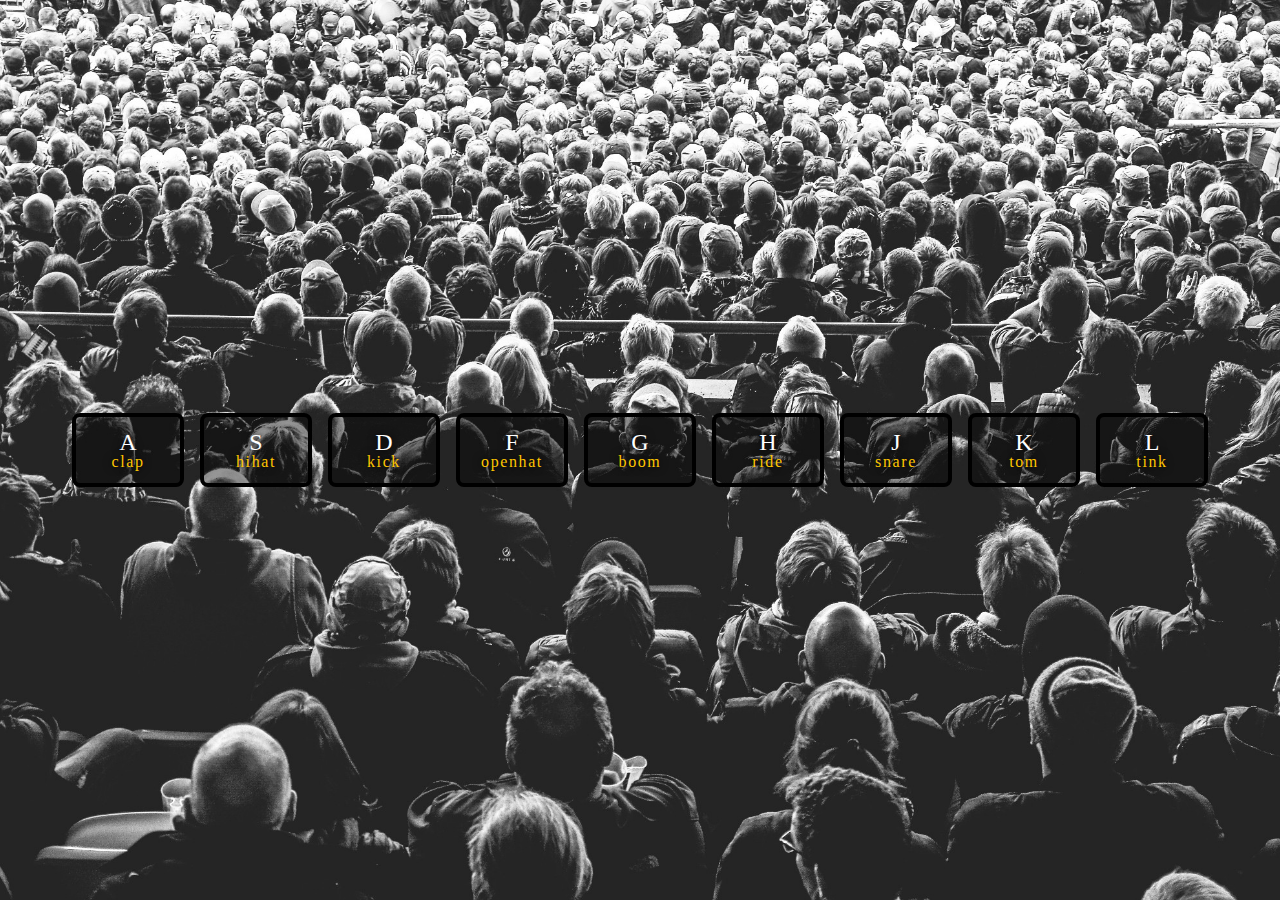
<file: day1/index.html>
<!DOCTYPE html>
<html lang="en">
<head>
    <meta charset="UTF-8">
    <meta http-equiv="X-UA-Compatible" content="IE=edge">
    <meta name="viewport" content="width=device-width, initial-scale=1.0">
    <title>用鍵盤敲出聲音吧！</title>
    <link rel="stylesheet" href="style.css">
    <link rel="stylesheet" href="../reset.css">
</head>
<body>

    <div class="keys">
        <div data-key="65" class="key">
          <kbd>A</kbd>
          <span class="sound">clap</span>
        </div>
        <div data-key="83" class="key">
          <kbd>S</kbd>
          <span class="sound">hihat</span>
        </div>
        <div data-key="68" class="key">
          <kbd>D</kbd>
          <span class="sound">kick</span>
        </div>
        <div data-key="70" class="key">
          <kbd>F</kbd>
          <span class="sound">openhat</span>
        </div>
        <div data-key="71" class="key">
          <kbd>G</kbd>
          <span class="sound">boom</span>
        </div>
        <div data-key="72" class="key">
          <kbd>H</kbd>
          <span class="sound">ride</span>
        </div>
        <div data-key="74" class="key">
          <kbd>J</kbd>
          <span class="sound">snare</span>
        </div>
        <div data-key="75" class="key">
          <kbd>K</kbd>
          <span class="sound">tom</span>
        </div>
        <div data-key="76" class="key">
          <kbd>L</kbd>
          <span class="sound">tink</span>
        </div>
    </div>
    
      <audio data-key="65" src="sounds/clap.wav"></audio>
      <audio data-key="83" src="sounds/hihat.wav"></audio>
      <audio data-key="68" src="sounds/kick.wav"></audio>
      <audio data-key="70" src="sounds/openhat.wav"></audio>
      <audio data-key="71" src="sounds/boom.wav"></audio>
      <audio data-key="72" src="sounds/ride.wav"></audio>
      <audio data-key="74" src="sounds/snare.wav"></audio>
      <audio data-key="75" src="sounds/tom.wav"></audio>
      <audio data-key="76" src="sounds/tink.wav"></audio>


    <script>

        //建立一個播放音效和改樣式的function
        function playSound(el){
            const myAudio = document.querySelector(`audio[data-key="${el.keyCode}"]`)
            const myKey = document.querySelector(`.key[data-key="${el.keyCode}"]`)
            if(!myAudio) return 
            myAudio.currentTime = 0 //強制倒帶到0秒 重新開始 重複按的時候才不會有間距
            myAudio.play()
            myKey.classList.add('playing')
        }

        //建立一個移除樣式的function
        function removePlaying(el){
            if(el.propertyName !== 'transform') return //這個div的變化總共有六項(包含border和陰影)，如果不寫這行等於會remove六次
            this.classList.remove('playing')
        }

        //監測鍵盤按下事件
        window.addEventListener('keydown',playSound)
        //監測移除class事件
        const keys = document.querySelectorAll('.key')
        keys.forEach(key => key.addEventListener('transitionend', removePlaying))
        

    </script>
    
</body>
</html>
</file>
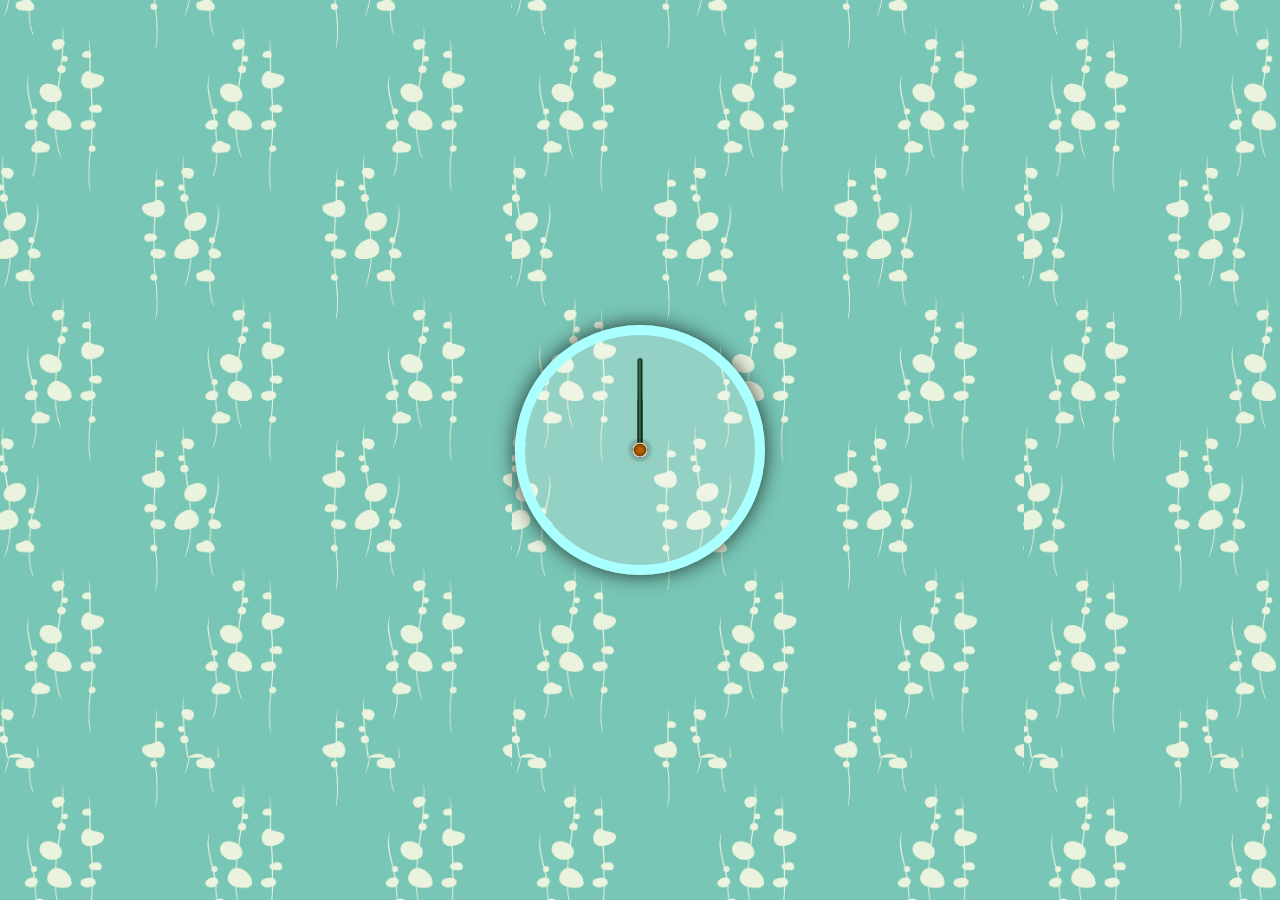
<file: day2/index.html>
<!DOCTYPE html>
<html lang="en">
<head>
    <meta charset="UTF-8">
    <meta http-equiv="X-UA-Compatible" content="IE=edge">
    <meta name="viewport" content="width=device-width, initial-scale=1.0">
    <title>時鐘</title>
    <link rel="stylesheet" href="../reset.css">

    <style>
        html {
            background: url(./imgs/062h.jpg);
            background-size: 40%;
        }
        body {
            width: 100%;
            height: 100vh;
            display: flex;
            justify-content: center;
            align-items: center;

        }

        .clock {
            width: 250px;
            height: 250px;
            border-radius: 50%;
            border: 10px solid #aff;
            background-color: rgba(255, 255, 255, 0.2);
            /* background: url(./imgs/087_08.png) center center no-repeat;
            background-size: 120%; */
            box-shadow: 0px 0px 20px rgba(0, 0, 0, 0.75);
            display: flex;
            justify-content: center;
            align-items: center;

        }

        .clock-face {
            width: 80%;
            height: 80%;
            border-radius: 50%;
            position: relative;
            transform: rotate(90deg);
        }

        .hand {
            width: 50%;
            height: 5px;
            background-color: rgb(12, 51, 17);
            border-radius: 20px;
            position: absolute;
            top: 50%;
            transform: translateY(-50%);
            transform-origin: 100%;
            
        }

        .hour-hand {
            background: linear-gradient(to left, rgb(12, 51, 17) 55%,transparent 45%);
        }

        .second-hand {
            height: 1.5px;
            background-color: rgb(71, 95, 95);
        }

        .circle {
            width: 15px;
            height: 15px;
            background-color: darkorange;
            border-radius: 50%;
            position: absolute;
            top: 50%;
            left: 50%;
            transform: translate(-50%,-50%);
            box-shadow:
                0 0 0 4px rgba(0,0,0,0.1),
                inset 0 0 0 1px #EFEFEF,
                inset 0 0 10px black,
                0 0 10px rgba(0,0,0,0.2);
        }




    </style>
</head>
<body>

    <div class="clock">
        <div class="clock-face">
          <div class="hand hour-hand"></div>
          <div class="hand min-hand"></div>
          <div class="hand second-hand"></div>
          <div class="circle"></div>
        </div>
      </div>
    

      <script>

          const myHour = document.querySelector('.hour-hand')
          const myMin = document.querySelector('.min-hand')
          const mySecond = document.querySelector('.second-hand')
          const allHands = document.querySelectorAll('.hand')


          function setTime(){
              let now = new Date
              let thisSecond = now.getSeconds()
              let secondDeg = (thisSecond / 60) * 360 
              mySecond.style.transform = `rotate(${secondDeg}deg)`
              
              let thisMin = now.getMinutes()
              let minDeg = (thisMin / 60) * 360 
              myMin.style.transform = `rotate(${minDeg}deg)`

              let thisHour = now.getHours()
              //分針每12分鐘，時針走一格
              let mintwl = Math.floor(thisMin / 12)  
              let hourDeg = (thisHour / 12) * 360 + ( mintwl * 6)
              myHour.style.transform = `rotate(${hourDeg}deg)`

              if(secondDeg == 0 ){
                allHands.forEach( hand => 
                    hand.style.transition = "none"
              )      
              }else {
                allHands.forEach( hand => 
                    hand.style.transition = "all 0.05s cubic-bezier(.27,1.71,.61,1.01)"
              )
              }

              

              
          }

          setInterval(setTime,1000)

          
      </script>
</body>
</html>
</file>
<file: day1/style.css>
html {
    font-size: 10px;
    background: url(./imgs/background.jpg) bottom center no-repeat;
    background-size: cover;
  }
  
  body{
    width: 100%;
    height: 100vh;
    font-family: sans-serif;
  }

  .keys {
      display: flex;
      width: 100%;
      height: 100vh;
      justify-content:center;
      align-items: center;
      flex-wrap: wrap;
      align-content: center;
  }
  .key {
    border: .3rem solid black;
    border-radius: .5rem;
    margin: .5rem;
    font-size: 1.5rem;
    padding: .8rem .3rem;
    transition: all .07s ease;
    width: 7rem;
    text-align: center;
    color: white;
    background: rgba(0,0,0,0.4);
    text-shadow: 0 0 .5rem black;
  }

  .key span {
      display: block;
      font-size: 1rem;
      color: #ffc600;
      letter-spacing: .1rem;
  }

  .playing {
    transform: scale(1.1);
    border-color: #ffc600;
    box-shadow: 0 0 1rem #ffc600;
  }
</file>
